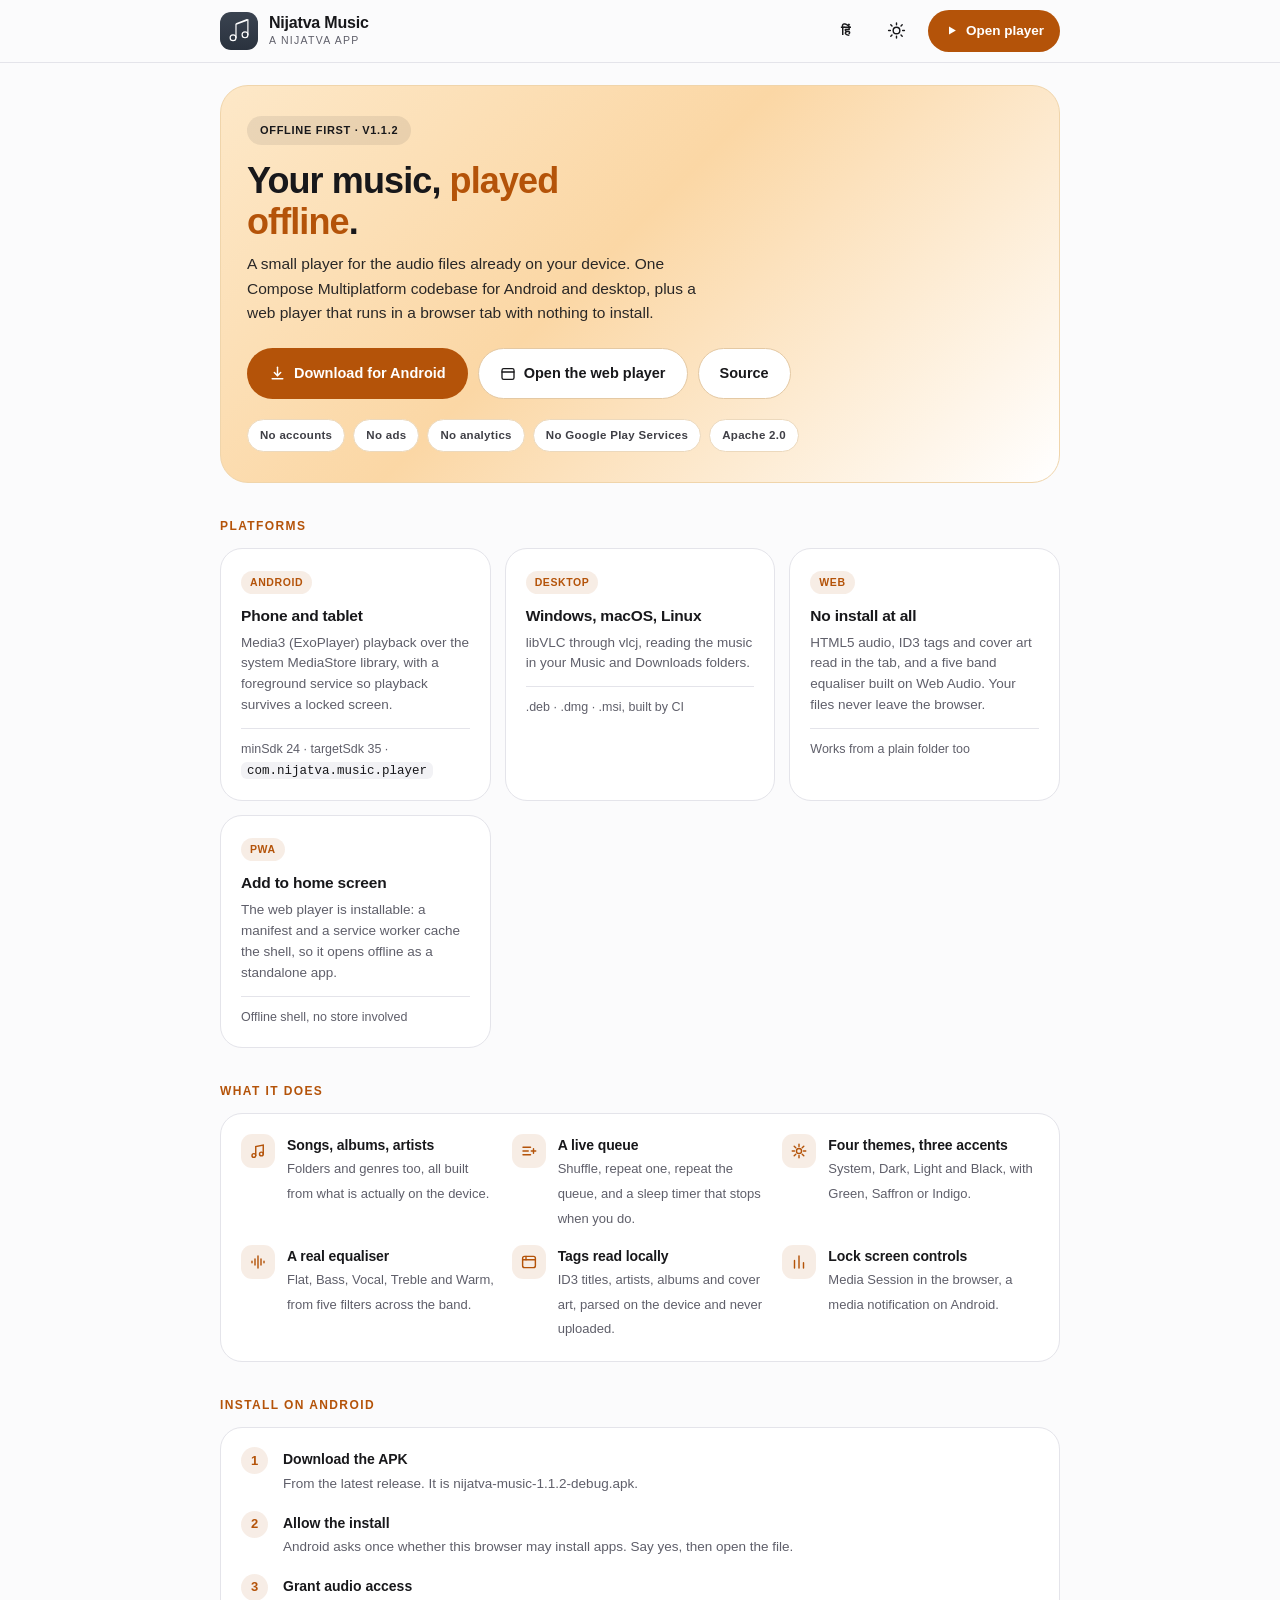
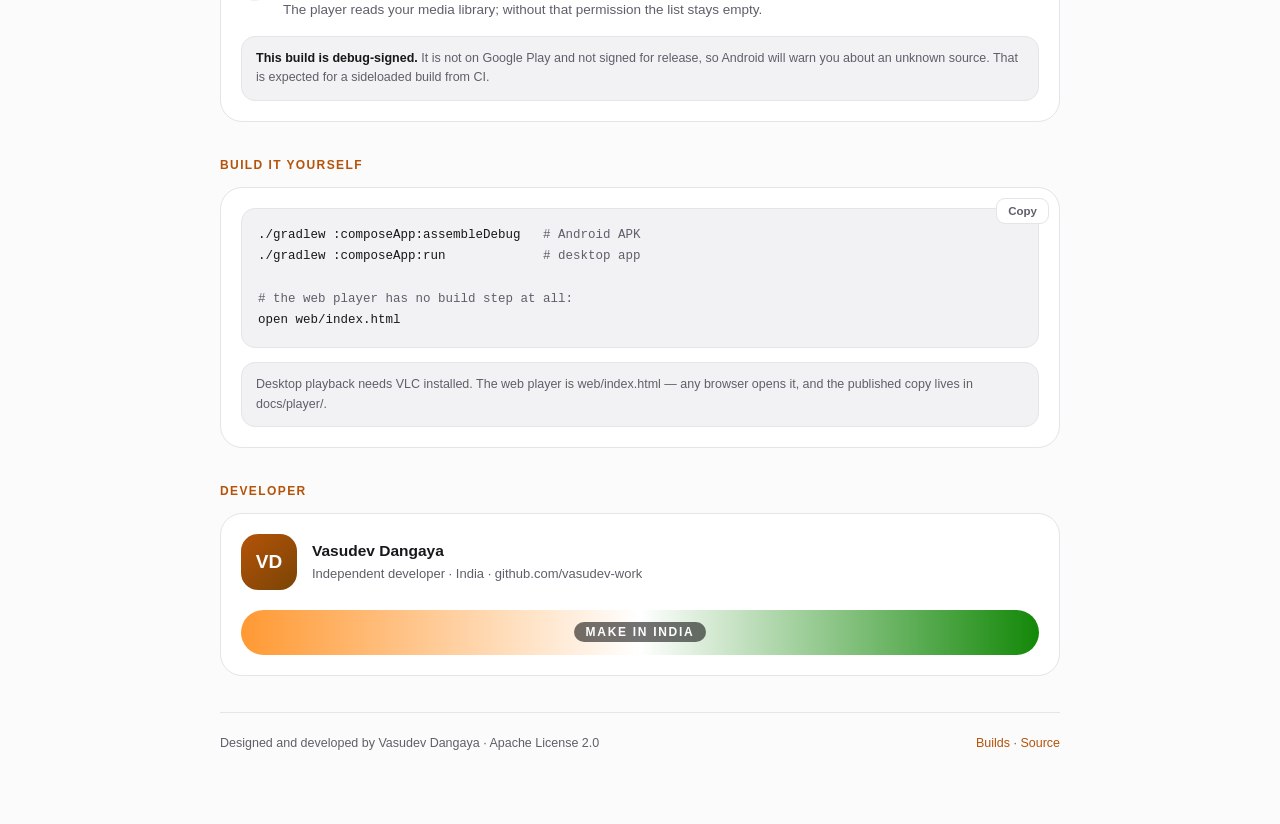
<file: docs/index.html>
<!DOCTYPE html>
<html lang="en" data-theme="dark">
<head>
<meta charset="utf-8">
<meta name="viewport" content="width=device-width, initial-scale=1, viewport-fit=cover">
<title>Nijatva Music - offline player for Android, desktop and the browser</title>
<meta name="description" content="A small offline music player for the files already on your device. Android, Windows, macOS, Linux and a web player that needs no install. No accounts, no ads, no analytics, no Google Play Services.">
<meta name="theme-color" content="#0b0b0d">
<link rel="icon" href="music.svg" type="image/svg+xml">
<meta property="og:type" content="website">
<meta property="og:title" content="Nijatva Music - your music, played offline">
<meta property="og:description" content="Android, desktop and a browser player that needs no install. No accounts, no ads, no analytics.">
<style>
  :root{
    --accent:#f59e0b; --accent-ink:#1a1204; --accent-soft:rgba(245,158,11,.14);
    --bg:#0b0b0d; --surf:#141417; --surf2:#1c1c21; --line:#2a2a31;
    --fg:#f4f4f5; --mut:#a1a1aa; --radius:22px;
    --ease:cubic-bezier(.2,.8,.2,1);
  }
  html[data-theme="light"]{
    --accent:#b45309; --accent-ink:#fff; --accent-soft:rgba(180,83,9,.10);
    --bg:#fbfbfc; --surf:#fff; --surf2:#f2f2f5; --line:#e4e4ea;
    --fg:#18181b; --mut:#5f5f6a;
  }
  *{box-sizing:border-box;-webkit-tap-highlight-color:transparent}
  html{scroll-behavior:smooth}
  body{
    margin:0;background:var(--bg);color:var(--fg);
    font:15.5px/1.6 -apple-system,BlinkMacSystemFont,"Segoe UI",Roboto,"Noto Sans",Arial,sans-serif;
    -webkit-text-size-adjust:100%;
  }
  a{color:var(--accent);text-decoration:none}
  .wrap{max-width:880px;margin:0 auto;padding:0 20px 72px}
  .skip{position:absolute;left:-9999px}
  .skip:focus{left:12px;top:12px;z-index:100;background:var(--accent);color:var(--accent-ink);
              padding:10px 16px;border-radius:999px}

  /* ---------- header ---------- */
  .hdr{position:sticky;top:0;z-index:30;background:color-mix(in srgb,var(--bg) 88%,transparent);
       backdrop-filter:blur(12px);border-bottom:1px solid var(--line)}
  .hdr-in{max-width:880px;margin:0 auto;padding:10px 20px;display:flex;align-items:center;gap:11px}
  .mark{width:38px;height:38px;border-radius:11px;flex:none;display:block;background:var(--surf2)}
  .who{flex:1;min-width:0}
  .who .nm{font-size:16px;font-weight:650;letter-spacing:-.2px;line-height:1.2}
  .who .by{font-size:10.5px;letter-spacing:1.3px;text-transform:uppercase;color:var(--mut)}
  .round{width:40px;height:40px;border-radius:50%;border:0;background:transparent;color:var(--fg);
         display:flex;align-items:center;justify-content:center;cursor:pointer;flex:none;
         font-size:13px;font-weight:700;letter-spacing:.4px;transition:background .16s}
  .round:hover,.round:active{background:var(--surf2)}
  .pill{display:inline-flex;align-items:center;gap:7px;background:var(--accent);color:var(--accent-ink);
        border:0;border-radius:999px;padding:10px 16px;font-size:13.5px;font-weight:650;
        white-space:nowrap;transition:transform .16s var(--ease)}
  .pill:active{transform:scale(.96)}

  /* ---------- hero ---------- */
  .hero{margin:22px 0 26px;border-radius:28px;padding:30px 26px;position:relative;overflow:hidden;
        background:linear-gradient(135deg,#3b1d05 0%,#5c2c06 45%,#1c1c21 100%);
        border:1px solid var(--line);color:#fff}
  html[data-theme="light"] .hero{background:linear-gradient(135deg,#fde8c8 0%,#fbd7a5 45%,#fff 100%);color:#18181b;
        border-color:#f0d5ab}
  .hero .badge{display:inline-flex;align-items:center;gap:7px;font-size:11px;font-weight:750;
        letter-spacing:.7px;text-transform:uppercase;border-radius:999px;padding:6px 13px;
        background:rgba(255,255,255,.14);color:#fff}
  html[data-theme="light"] .hero .badge{background:rgba(24,24,27,.08);color:#18181b}
  .hero h1{margin:16px 0 10px;font-size:36px;line-height:1.12;letter-spacing:-.9px;max-width:20ch}
  .hero h1 em{font-style:normal;color:var(--accent)}
  .hero p{margin:0 0 22px;font-size:15.5px;line-height:1.6;max-width:54ch;opacity:.92}
  .cta{display:flex;gap:10px;flex-wrap:wrap}
  .btn{display:inline-flex;align-items:center;gap:8px;border-radius:999px;padding:13px 21px;
       font-size:14.5px;font-weight:650;border:1px solid transparent;transition:transform .16s var(--ease)}
  .btn:active{transform:scale(.97)}
  .btn.primary{background:var(--accent);color:var(--accent-ink)}
  .btn.ghost{background:rgba(255,255,255,.10);color:#fff;border-color:rgba(255,255,255,.22)}
  html[data-theme="light"] .btn.ghost{background:#fff;color:#18181b;border-color:#e4c9a4}
  .chips{display:flex;gap:8px;flex-wrap:wrap;margin-top:20px}
  .chip{font-size:11.5px;font-weight:600;letter-spacing:.3px;border-radius:999px;padding:6px 12px;
        background:rgba(255,255,255,.10);color:#fff;border:1px solid rgba(255,255,255,.16)}
  html[data-theme="light"] .chip{background:#fff;color:#3f3f46;border-color:#ecd9bd}

  /* ---------- sections ---------- */
  h2.sec{font-size:12px;letter-spacing:1.4px;text-transform:uppercase;color:var(--accent);
         margin:34px 0 12px;font-weight:750}
  .card{background:var(--surf);border:1px solid var(--line);border-radius:var(--radius);padding:20px}
  .grid{display:grid;gap:14px;grid-template-columns:repeat(auto-fit,minmax(240px,1fr))}
  .plat h3{margin:0 0 4px;font-size:15.5px;letter-spacing:-.2px}
  .plat .tag{display:inline-block;font-size:10.5px;font-weight:700;letter-spacing:.6px;text-transform:uppercase;
             color:var(--accent);background:var(--accent-soft);border-radius:999px;padding:3px 9px;margin-bottom:10px}
  .plat p{margin:0;color:var(--mut);font-size:13.5px;line-height:1.55}
  .plat .kv{margin-top:12px;padding-top:10px;border-top:1px solid var(--line);color:var(--mut);font-size:12.5px}
  code,.mono{font-family:ui-monospace,SFMono-Regular,Menlo,monospace;font-size:12.5px}
  code{background:var(--surf2);padding:1.5px 6px;border-radius:6px;color:var(--fg)}

  .feat{display:grid;gap:14px;grid-template-columns:repeat(auto-fit,minmax(250px,1fr))}
  .feat .it{display:flex;gap:12px;align-items:flex-start}
  .feat .ic{width:34px;height:34px;border-radius:11px;flex:none;display:grid;place-items:center;
            background:var(--accent-soft);color:var(--accent)}
  .feat .ic svg{width:18px;height:18px}
  .feat b{display:block;font-size:14px;font-weight:650;letter-spacing:-.1px}
  .feat span{color:var(--mut);font-size:13px;line-height:1.5}

  ol.steps{margin:0;padding:0;list-style:none;counter-reset:s}
  ol.steps li{position:relative;padding:0 0 16px 42px;counter-increment:s}
  ol.steps li:last-child{padding-bottom:0}
  ol.steps li::before{content:counter(s);position:absolute;left:0;top:-1px;width:27px;height:27px;
    border-radius:50%;background:var(--accent-soft);color:var(--accent);font-size:13px;font-weight:750;
    display:grid;place-items:center}
  ol.steps b{display:block;font-size:14px}
  ol.steps span{color:var(--mut);font-size:13.5px}

  .note{margin-top:14px;padding:12px 14px;border-radius:14px;font-size:12.5px;line-height:1.55;
        background:var(--surf2);color:var(--mut);border:1px solid var(--line)}
  .note b{color:var(--fg)}

  .codebox{position:relative}
  pre{margin:0;background:var(--surf2);border:1px solid var(--line);border-radius:14px;
      padding:16px 16px;overflow-x:auto;font-size:12.5px;line-height:1.7;color:var(--fg)}
  pre .c{color:var(--mut)}
  .copybtn{position:absolute;top:10px;right:10px;background:var(--surf);color:var(--mut);
           border:1px solid var(--line);border-radius:9px;padding:6px 11px;font-size:11.5px;
           font-weight:650;cursor:pointer;font-family:inherit}
  .copybtn:hover{color:var(--fg)}

  .dev{display:flex;gap:15px;align-items:center;flex-wrap:wrap}
  .av{width:56px;height:56px;border-radius:17px;flex:none;display:grid;place-items:center;
      background:linear-gradient(140deg,var(--accent),#7a4405);color:#fff;font-weight:750;font-size:19px}
  .dev .d1{font-size:15.5px;font-weight:650}
  .dev .d2{color:var(--mut);font-size:13px}
  .india{margin-top:20px;text-align:center;color:#fff;font-weight:750;font-size:12px;
         letter-spacing:1.7px;padding:13px;border-radius:999px;
         background:linear-gradient(90deg,#ff9933,#ffffff 50%,#138808)}
  .india span{background:rgba(0,0,0,.55);padding:3px 12px;border-radius:999px}

  footer{margin-top:36px;padding-top:20px;border-top:1px solid var(--line);
         color:var(--mut);font-size:12.5px;display:flex;gap:8px 18px;flex-wrap:wrap;
         justify-content:space-between}
  :focus-visible{outline:2.5px solid var(--accent);outline-offset:2px;border-radius:8px}
  @media (max-width:520px){
    .hero{padding:24px 20px;border-radius:24px}
    .hero h1{font-size:29px}
    .who .by{display:none}
    .hdr .pill span{display:none}
  }
  @media (prefers-reduced-motion:reduce){*{animation:none!important;transition:none!important}
    html{scroll-behavior:auto}}
</style>
</head>
<body>
<a class="skip" href="#main" data-i18n="skip">Skip to content</a>

<div class="hdr">
  <div class="hdr-in">
    <img class="mark" src="music.svg" alt="">
    <div class="who">
      <div class="nm">Nijatva Music</div>
      <div class="by" data-i18n="byline">a Nijatva app</div>
    </div>
    <button class="round" id="lang" aria-label="Language" title="Language">हिं</button>
    <button class="round" id="theme" aria-label="Theme" title="Theme">
      <svg width="19" height="19" viewBox="0 0 24 24" fill="none" stroke="currentColor" stroke-width="1.8"
           stroke-linecap="round" aria-hidden="true"><circle cx="12" cy="12" r="4.2"/>
        <path d="M12 2.6v2.2M12 19.2v2.2M4.2 12H2M22 12h-2.2M6.3 6.3 4.8 4.8M19.2 19.2l-1.5-1.5M17.7 6.3l1.5-1.5M4.8 19.2l1.5-1.5"/></svg>
    </button>
    <a class="pill" href="player/">
      <svg width="15" height="15" viewBox="0 0 24 24" fill="currentColor" aria-hidden="true">
        <path d="M8 5.5v13l11-6.5z"/></svg><span data-i18n="openPlayer">Open player</span>
    </a>
  </div>
</div>

<main class="wrap" id="main">

  <section class="hero">
    <span class="badge" data-i18n="badge">Offline first · v1.1.2</span>
    <h1><span data-i18n="h1a">Your music,</span> <em data-i18n="h1b">played offline</em>.</h1>
    <p data-i18n="lead">A small player for the audio files already on your device. One Compose
      Multiplatform codebase for Android and desktop, plus a web player that runs in a browser tab
      with nothing to install.</p>
    <div class="cta">
      <a class="btn primary" id="apk" href="https://github.com/vasudev-work/nijatva-music-player/releases/latest">
        <svg width="17" height="17" viewBox="0 0 24 24" fill="none" stroke="currentColor" stroke-width="2"
             stroke-linecap="round" stroke-linejoin="round" aria-hidden="true">
          <path d="M12 3v12"/><path d="M7.5 10.5 12 15l4.5-4.5"/><path d="M4.5 19.5h15"/></svg>
        <span data-i18n="getApk">Download for Android</span>
      </a>
      <a class="btn ghost" href="player/">
        <svg width="16" height="16" viewBox="0 0 24 24" fill="none" stroke="currentColor" stroke-width="2"
             stroke-linecap="round" aria-hidden="true"><rect x="3" y="4" width="18" height="16" rx="2.5"/>
          <path d="M3 9h18"/></svg>
        <span data-i18n="openWeb">Open the web player</span>
      </a>
      <a class="btn ghost" href="https://github.com/vasudev-work/nijatva-music-player">
        <span data-i18n="source">Source</span>
      </a>
    </div>
    <div class="chips">
      <span class="chip" data-i18n="c1">No accounts</span>
      <span class="chip" data-i18n="c2">No ads</span>
      <span class="chip" data-i18n="c3">No analytics</span>
      <span class="chip" data-i18n="c4">No Google Play Services</span>
      <span class="chip">Apache 2.0</span>
    </div>
  </section>

  <h2 class="sec" data-i18n="secPlatforms">Platforms</h2>
  <div class="grid">
    <div class="card plat">
      <span class="tag">Android</span>
      <h3 data-i18n="p1h">Phone and tablet</h3>
      <p data-i18n="p1p">Media3 (ExoPlayer) playback over the system MediaStore library, with a
        foreground service so playback survives a locked screen.</p>
      <div class="kv">minSdk 24 · targetSdk 35 · <code>com.nijatva.music.player</code></div>
    </div>
    <div class="card plat">
      <span class="tag">Desktop</span>
      <h3 data-i18n="p2h">Windows, macOS, Linux</h3>
      <p data-i18n="p2p">libVLC through vlcj, reading the music in your Music and Downloads folders.</p>
      <div class="kv">.deb · .dmg · .msi, built by CI</div>
    </div>
    <div class="card plat">
      <span class="tag">Web</span>
      <h3 data-i18n="p3h">No install at all</h3>
      <p data-i18n="p3p">HTML5 audio, ID3 tags and cover art read in the tab, and a five band
        equaliser built on Web Audio. Your files never leave the browser.</p>
      <div class="kv" data-i18n="p3kv">Works from a plain folder too</div>
    </div>
    <div class="card plat">
      <span class="tag">PWA</span>
      <h3 data-i18n="p4h">Add to home screen</h3>
      <p data-i18n="p4p">The web player is installable: a manifest and a service worker cache the
        shell, so it opens offline as a standalone app.</p>
      <div class="kv" data-i18n="p4kv">Offline shell, no store involved</div>
    </div>
  </div>

  <h2 class="sec" data-i18n="secDoes">What it does</h2>
  <div class="card">
    <div class="feat">
      <div class="it"><span class="ic"><svg viewBox="0 0 24 24" fill="none" stroke="currentColor" stroke-width="1.9" stroke-linecap="round"><path d="M9 18V6l10-2v12"/><circle cx="6.5" cy="18" r="2.5"/><circle cx="16.5" cy="16" r="2.5"/></svg></span>
        <div><b data-i18n="f1t">Songs, albums, artists</b><span data-i18n="f1s">Folders and genres too, all built from what is actually on the device.</span></div></div>
      <div class="it"><span class="ic"><svg viewBox="0 0 24 24" fill="none" stroke="currentColor" stroke-width="1.9" stroke-linecap="round"><path d="M4 7h10M4 12h7M4 17h10"/><path d="M18 9v6M15 12h6"/></svg></span>
        <div><b data-i18n="f2t">A live queue</b><span data-i18n="f2s">Shuffle, repeat one, repeat the queue, and a sleep timer that stops when you do.</span></div></div>
      <div class="it"><span class="ic"><svg viewBox="0 0 24 24" fill="none" stroke="currentColor" stroke-width="1.9" stroke-linecap="round"><path d="M12 3v3M12 18v3M3 12h3M18 12h3M5.6 5.6l2.1 2.1M16.3 16.3l2.1 2.1M18.4 5.6l-2.1 2.1M7.7 16.3l-2.1 2.1"/><circle cx="12" cy="12" r="3.4"/></svg></span>
        <div><b data-i18n="f3t">Four themes, three accents</b><span data-i18n="f3s">System, Dark, Light and Black, with Green, Saffron or Indigo.</span></div></div>
      <div class="it"><span class="ic"><svg viewBox="0 0 24 24" fill="none" stroke="currentColor" stroke-width="1.9" stroke-linecap="round"><path d="M12 4v16M8 8v8M16 8v8M4 11v2M20 11v2"/></svg></span>
        <div><b data-i18n="f4t">A real equaliser</b><span data-i18n="f4s">Flat, Bass, Vocal, Treble and Warm, from five filters across the band.</span></div></div>
      <div class="it"><span class="ic"><svg viewBox="0 0 24 24" fill="none" stroke="currentColor" stroke-width="1.9" stroke-linecap="round"><rect x="3.5" y="4.5" width="17" height="15" rx="2.5"/><path d="M3.5 9h17"/><path d="M8 4.5v4.5"/></svg></span>
        <div><b data-i18n="f5t">Tags read locally</b><span data-i18n="f5s">ID3 titles, artists, albums and cover art, parsed on the device and never uploaded.</span></div></div>
      <div class="it"><span class="ic"><svg viewBox="0 0 24 24" fill="none" stroke="currentColor" stroke-width="1.9" stroke-linecap="round"><path d="M6 20V10M12 20V4M18 20v-7"/></svg></span>
        <div><b data-i18n="f6t">Lock screen controls</b><span data-i18n="f6s">Media Session in the browser, a media notification on Android.</span></div></div>
    </div>
  </div>

  <h2 class="sec" data-i18n="secInstall">Install on Android</h2>
  <div class="card">
    <ol class="steps">
      <li><b data-i18n="s1t">Download the APK</b><span data-i18n="s1s">From the latest release. It is <code>nijatva-music-1.1.2-debug.apk</code>.</span></li>
      <li><b data-i18n="s2t">Allow the install</b><span data-i18n="s2s">Android asks once whether this browser may install apps. Say yes, then open the file.</span></li>
      <li><b data-i18n="s3t">Grant audio access</b><span data-i18n="s3s">The player reads your media library; without that permission the list stays empty.</span></li>
    </ol>
    <div class="note"><b data-i18n="noteT">This build is debug-signed.</b>
      <span data-i18n="noteB">It is not on Google Play and not signed for release, so Android will warn
      you about an unknown source. That is expected for a sideloaded build from CI.</span></div>
  </div>

  <h2 class="sec" data-i18n="secBuild">Build it yourself</h2>
  <div class="card codebox">
    <button class="copybtn" id="copybuild" data-i18n="copy">Copy</button>
    <pre id="buildcode">./gradlew :composeApp:assembleDebug   <span class="c"># Android APK</span>
./gradlew :composeApp:run             <span class="c"># desktop app</span>

<span class="c"># the web player has no build step at all:</span>
open web/index.html</pre>
    <div class="note" data-i18n="buildNote">Desktop playback needs VLC installed. The web player is
      <code>web/index.html</code> — any browser opens it, and the published copy lives in
      <code>docs/player/</code>.</div>
  </div>

  <h2 class="sec" data-i18n="secDev">Developer</h2>
  <div class="card">
    <div class="dev">
      <div class="av">VD</div>
      <div>
        <div class="d1">Vasudev Dangaya</div>
        <div class="d2" data-i18n="devSub">Independent developer · India ·
          <a href="https://github.com/vasudev-work">github.com/vasudev-work</a></div>
      </div>
    </div>
    <div class="india"><span>MAKE IN INDIA</span></div>
  </div>

  <footer>
    <span data-i18n="footL">Designed and developed by Vasudev Dangaya · Apache License 2.0</span>
    <span><a href="https://github.com/vasudev-work/nijatva-music-player/actions" data-i18n="footBuilds">Builds</a>
      · <a href="https://github.com/vasudev-work/nijatva-music-player" data-i18n="footSource">Source</a></span>
  </footer>
</main>

<script>
(function () {
  'use strict';

  var LANG = 'en';
  var T = {
    en: {
      skip: 'Skip to content', byline: 'a Nijatva app', openPlayer: 'Open player',
      badge: 'Offline first · v1.1.2',
      h1a: 'Your music,', h1b: 'played offline',
      lead: 'A small player for the audio files already on your device. One Compose Multiplatform codebase for Android and desktop, plus a web player that runs in a browser tab with nothing to install.',
      getApk: 'Download for Android', openWeb: 'Open the web player', source: 'Source',
      c1: 'No accounts', c2: 'No ads', c3: 'No analytics', c4: 'No Google Play Services',
      secPlatforms: 'Platforms', secDoes: 'What it does', secInstall: 'Install on Android',
      secBuild: 'Build it yourself', secDev: 'Developer',
      p1h: 'Phone and tablet',
      p1p: 'Media3 (ExoPlayer) playback over the system MediaStore library, with a foreground service so playback survives a locked screen.',
      p2h: 'Windows, macOS, Linux',
      p2p: 'libVLC through vlcj, reading the music in your Music and Downloads folders.',
      p3h: 'No install at all',
      p3p: 'HTML5 audio, ID3 tags and cover art read in the tab, and a five band equaliser built on Web Audio. Your files never leave the browser.',
      p3kv: 'Works from a plain folder too',
      p4h: 'Add to home screen',
      p4p: 'The web player is installable: a manifest and a service worker cache the shell, so it opens offline as a standalone app.',
      p4kv: 'Offline shell, no store involved',
      f1t: 'Songs, albums, artists', f1s: 'Folders and genres too, all built from what is actually on the device.',
      f2t: 'A live queue', f2s: 'Shuffle, repeat one, repeat the queue, and a sleep timer that stops when you do.',
      f3t: 'Four themes, three accents', f3s: 'System, Dark, Light and Black, with Green, Saffron or Indigo.',
      f4t: 'A real equaliser', f4s: 'Flat, Bass, Vocal, Treble and Warm, from five filters across the band.',
      f5t: 'Tags read locally', f5s: 'ID3 titles, artists, albums and cover art, parsed on the device and never uploaded.',
      f6t: 'Lock screen controls', f6s: 'Media Session in the browser, a media notification on Android.',
      s1t: 'Download the APK', s1s: 'From the latest release. It is nijatva-music-1.1.2-debug.apk.',
      s2t: 'Allow the install', s2s: 'Android asks once whether this browser may install apps. Say yes, then open the file.',
      s3t: 'Grant audio access', s3s: 'The player reads your media library; without that permission the list stays empty.',
      noteT: 'This build is debug-signed.',
      noteB: 'It is not on Google Play and not signed for release, so Android will warn you about an unknown source. That is expected for a sideloaded build from CI.',
      copy: 'Copy', copied: 'Copied',
      buildNote: 'Desktop playback needs VLC installed. The web player is web/index.html — any browser opens it, and the published copy lives in docs/player/.',
      devSub: 'Independent developer · India · github.com/vasudev-work',
      footL: 'Designed and developed by Vasudev Dangaya · Apache License 2.0',
      footBuilds: 'Builds', footSource: 'Source',
      language: 'Language', theme: 'Theme'
    },
    hi: {
      skip: 'सामग्री पर जाएँ', byline: 'एक निजत्व ऐप', openPlayer: 'प्लेयर खोलें',
      badge: 'ऑफ़लाइन पहले · v1.1.2',
      h1a: 'आपका संगीत,', h1b: 'बिना इंटरनेट चले',
      lead: 'आपके डिवाइस में पहले से मौजूद ऑडियो फ़ाइलों के लिए एक छोटा प्लेयर। Android और desktop के लिए एक ही Compose Multiplatform कोडबेस, और साथ में ब्राउज़र टैब में चलने वाला वेब प्लेयर — कुछ इंस्टॉल करने की ज़रूरत नहीं।',
      getApk: 'Android के लिए डाउनलोड', openWeb: 'वेब प्लेयर खोलें', source: 'सोर्स',
      c1: 'कोई खाता नहीं', c2: 'कोई विज्ञापन नहीं', c3: 'कोई एनालिटिक्स नहीं', c4: 'Google Play Services नहीं',
      secPlatforms: 'प्लेटफ़ॉर्म', secDoes: 'यह क्या करता है', secInstall: 'Android पर इंस्टॉल',
      secBuild: 'खुद बनाएँ', secDev: 'डेवलपर',
      p1h: 'फ़ोन और टैबलेट',
      p1p: 'सिस्टम MediaStore लाइब्रेरी पर Media3 (ExoPlayer) से प्लेबैक, और foreground service, ताकि स्क्रीन बंद होने पर भी संगीत चलता रहे।',
      p2h: 'Windows, macOS, Linux',
      p2p: 'vlcj के ज़रिए libVLC, आपके Music और Downloads फ़ोल्डर से संगीत पढ़ता है।',
      p3h: 'इंस्टॉल की ज़रूरत नहीं',
      p3p: 'HTML5 ऑडियो, टैब में ही पढ़े जाने वाले ID3 टैग और कवर आर्ट, और Web Audio पर बना पाँच-बैंड इक्वलाइज़र। आपकी फ़ाइलें ब्राउज़र से बाहर नहीं जातीं।',
      p3kv: 'सीधे फ़ोल्डर से भी चलता है',
      p4h: 'होम स्क्रीन पर जोड़ें',
      p4p: 'वेब प्लेयर इंस्टॉल हो सकता है: manifest और service worker शेल को कैश करते हैं, इसलिए यह ऑफ़लाइन एक अलग ऐप की तरह खुलता है।',
      p4kv: 'ऑफ़लाइन शेल, कोई स्टोर नहीं',
      f1t: 'गाने, एल्बम, कलाकार', f1s: 'फ़ोल्डर और विधाएँ भी — सब कुछ डिवाइस में जो असल में है उसी से।',
      f2t: 'लाइव क्यू', f2s: 'शफ़ल, एक गाना दोहराएँ, पूरी क्यू दोहराएँ, और स्लीप टाइमर।',
      f3t: 'चार थीम, तीन रंग', f3s: 'System, Dark, Light और Black, साथ में Green, Saffron या Indigo।',
      f4t: 'असली इक्वलाइज़र', f4s: 'Flat, Bass, Vocal, Treble और Warm, पूरे बैंड पर पाँच फ़िल्टर से।',
      f5t: 'टैग डिवाइस पर ही', f5s: 'ID3 शीर्षक, कलाकार, एल्बम और कवर आर्ट डिवाइस पर पढ़े जाते हैं, कहीं अपलोड नहीं होते।',
      f6t: 'लॉक स्क्रीन कंट्रोल', f6s: 'ब्राउज़र में Media Session, Android पर मीडिया नोटिफ़िकेशन।',
      s1t: 'APK डाउनलोड करें', s1s: 'नवीनतम रिलीज़ से। फ़ाइल का नाम nijatva-music-1.1.2-debug.apk है।',
      s2t: 'इंस्टॉल की अनुमति दें', s2s: 'Android एक बार पूछता है कि यह ब्राउज़र ऐप इंस्टॉल कर सकता है या नहीं। हाँ कहें, फिर फ़ाइल खोलें।',
      s3t: 'ऑडियो की अनुमति दें', s3s: 'प्लेयर आपकी मीडिया लाइब्रेरी पढ़ता है; इस अनुमति के बिना सूची खाली रहेगी।',
      noteT: 'यह बिल्ड debug-signed है।',
      noteB: 'यह Google Play पर नहीं है और release के लिए signed नहीं है, इसलिए Android अज्ञात स्रोत की चेतावनी देगा। CI से साइडलोड किए बिल्ड के लिए यह सामान्य है।',
      copy: 'कॉपी', copied: 'कॉपी हुआ',
      buildNote: 'desktop प्लेबैक के लिए VLC इंस्टॉल होना चाहिए। वेब प्लेयर web/index.html है — कोई भी ब्राउज़र इसे खोल लेता है, और प्रकाशित प्रति docs/player/ में रहती है।',
      devSub: 'स्वतंत्र डेवलपर · भारत · github.com/vasudev-work',
      footL: 'डिज़ाइन और विकास: Vasudev Dangaya · Apache License 2.0',
      footBuilds: 'बिल्ड्स', footSource: 'सोर्स',
      language: 'भाषा', theme: 'थीम'
    }
  };
  function t(k) { return (T[LANG] && T[LANG][k]) || T.en[k] || k; }

  var root = document.documentElement;
  var langBtn = document.getElementById('lang');
  var themeBtn = document.getElementById('theme');

  function paintLang() {
    Array.prototype.forEach.call(document.querySelectorAll('[data-i18n]'), function (el) {
      var k = el.getAttribute('data-i18n');
      // these three carry markup, so they are set as HTML from the same strings
      if (k === 's1s' || k === 'buildNote' || k === 'devSub') { el.innerHTML = t(k); return; }
      el.textContent = t(k);
    });
    langBtn.textContent = LANG === 'en' ? 'हिं' : 'EN';
    langBtn.setAttribute('aria-label', t('language'));
    langBtn.setAttribute('title', t('language'));
    root.setAttribute('lang', LANG === 'hi' ? 'hi' : 'en');
  }

  function paintTheme() {
    root.setAttribute('data-theme', root.getAttribute('data-theme') === 'light' ? 'light' : 'dark');
    themeBtn.setAttribute('aria-label', t('theme'));
    themeBtn.setAttribute('title', t('theme'));
  }

  try {
    var savedLang = localStorage.getItem('nijatva.music.lang');
    if (savedLang && T[savedLang]) LANG = savedLang;
    var savedTheme = localStorage.getItem('nijatva.music.theme');
    if (savedTheme === 'light' || savedTheme === 'dark') root.setAttribute('data-theme', savedTheme);
    else if (window.matchMedia && window.matchMedia('(prefers-color-scheme: light)').matches) {
      root.setAttribute('data-theme', 'light');
    }
  } catch (e) { }

  langBtn.addEventListener('click', function () {
    LANG = LANG === 'en' ? 'hi' : 'en';
    try { localStorage.setItem('nijatva.music.lang', LANG); } catch (e) { }
    paintLang();
  });

  themeBtn.addEventListener('click', function () {
    root.setAttribute('data-theme', root.getAttribute('data-theme') === 'light' ? 'dark' : 'light');
    try { localStorage.setItem('nijatva.music.theme', root.getAttribute('data-theme')); } catch (e) { }
  });

  var cb = document.getElementById('copybuild');
  cb.addEventListener('click', function () {
    var text = document.getElementById('buildcode').innerText;
    function done(ok) {
      var old = t('copy');
      cb.textContent = ok ? t('copied') : old;
      setTimeout(function () { cb.textContent = old; }, 1400);
    }
    try {
      if (navigator.clipboard) navigator.clipboard.writeText(text).then(function () { done(true); },
                                                                        function () { done(false); });
      else {
        var ta = document.createElement('textarea');
        ta.value = text; document.body.appendChild(ta); ta.select();
        document.execCommand('copy'); document.body.removeChild(ta); done(true);
      }
    } catch (e) { done(false); }
  });

  paintTheme();
  paintLang();
})();
</script>
</body>
</html>
</file>
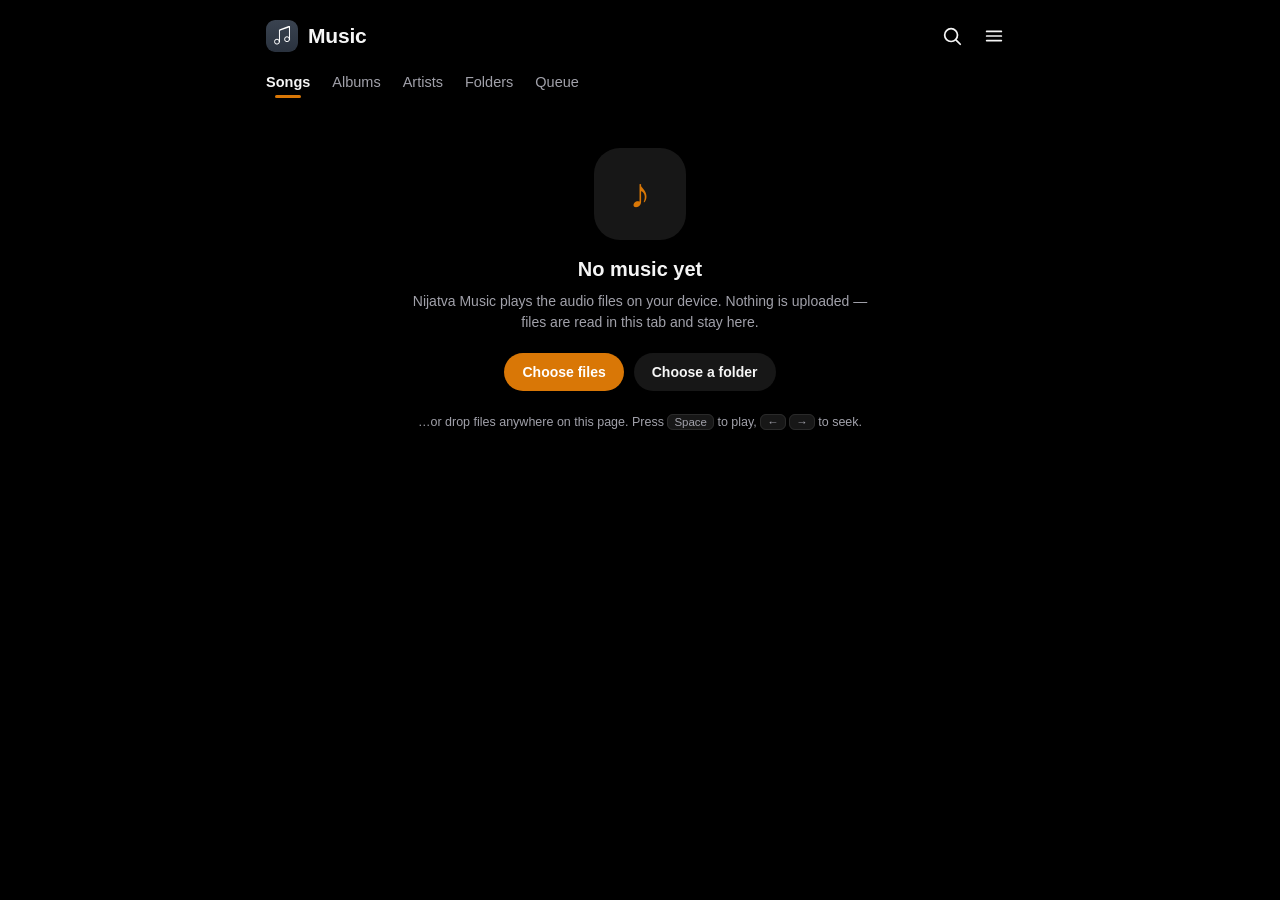
<file: web/index.html>
<!DOCTYPE html>
<html lang="en" data-theme="black" data-accent="saffron">
<head>
<meta charset="utf-8">
<meta name="viewport" content="width=device-width, initial-scale=1, viewport-fit=cover">
<meta name="theme-color" content="#000000">
<title>Nijatva Music — offline player</title>
<link rel="icon" href="music.svg" type="image/svg+xml">
<link rel="manifest" href="manifest.webmanifest">
<link rel="apple-touch-icon" href="icon-192.png">
<meta name="apple-mobile-web-app-capable" content="yes">
<meta name="apple-mobile-web-app-title" content="Music">
<meta name="apple-mobile-web-app-status-bar-style" content="black-translucent">
<meta name="description" content="Offline music player for the audio files on your device. No accounts, no ads, no analytics.">
<link rel="stylesheet" href="styles.css">
</head>
<body>

<header class="topbar">
  <a class="brand" href="#" aria-label="Nijatva Music">
    <img class="brand-mark" src="music.svg" alt="">
    <span class="brand-name">Music</span>
  </a>
  <div class="topbar-actions">
    <button class="chip install-chip" id="installBtn" hidden title="Install as an app">Install</button>
    <button class="icon-btn" id="searchBtn" aria-label="Search" title="Search (/)">
      <svg viewBox="0 0 24 24"><circle cx="11" cy="11" r="7"/><path d="m16.5 16.5 4.5 4.5"/></svg>
    </button>
    <button class="icon-btn" id="menuBtn" aria-label="Menu" title="Menu">
      <svg viewBox="0 0 24 24"><path d="M4 7h16M4 12h16M4 17h16"/></svg>
    </button>
  </div>
</header>

<div class="searchbar" id="searchbar" hidden>
  <input id="search" type="search" placeholder="Songs, artists, albums" autocomplete="off" spellcheck="false">
  <button class="icon-btn" id="searchClose" aria-label="Close search">
    <svg viewBox="0 0 24 24"><path d="M6 6l12 12M18 6 6 18"/></svg>
  </button>
</div>

<nav class="tabs" id="tabs" role="tablist">
  <button class="tab is-active" data-view="songs" role="tab">Songs</button>
  <button class="tab" data-view="albums" role="tab">Albums</button>
  <button class="tab" data-view="artists" role="tab">Artists</button>
  <button class="tab" data-view="folders" role="tab">Folders</button>
  <button class="tab" data-view="queue" role="tab">Queue</button>
</nav>

<main id="main" class="main">
  <section class="empty" id="empty">
    <div class="empty-art">♪</div>
    <h1>No music yet</h1>
    <p>Nijatva Music plays the audio files on your device. Nothing is uploaded — files are read in this tab and stay here.</p>
    <div class="empty-actions">
      <button class="btn btn-primary" id="pickFiles">Choose files</button>
      <button class="btn" id="pickFolder">Choose a folder</button>
    </div>
    <p class="hint">…or drop files anywhere on this page. Press <kbd>Space</kbd> to play, <kbd>←</kbd> <kbd>→</kbd> to seek.</p>
  </section>
  <div id="list" class="list" hidden></div>
</main>

<div class="mini" id="mini" hidden>
  <div class="mini-progress"><span id="miniProgress"></span></div>
  <button class="mini-body" id="miniOpen">
    <span class="art art-sm" id="miniArt">♪</span>
    <span class="mini-text">
      <span class="mini-title" id="miniTitle">Nothing playing</span>
      <span class="mini-artist" id="miniArtist">Pick a song to start</span>
    </span>
  </button>
  <button class="icon-btn" id="miniPlay" aria-label="Play">
    <svg viewBox="0 0 24 24" id="miniPlayIcon"><path d="M8 5v14l11-7z"/></svg>
  </button>
  <button class="icon-btn" id="miniNext" aria-label="Next">
    <svg viewBox="0 0 24 24"><path d="M6 5l10 7-10 7z"/><path d="M18 5v14"/></svg>
  </button>
</div>

<section class="player" id="player" hidden aria-label="Now playing">
  <div class="player-head">
    <button class="icon-btn" id="playerClose" aria-label="Back">
      <svg viewBox="0 0 24 24"><path d="M15 5l-7 7 7 7"/></svg>
    </button>
    <span class="player-eyebrow">Now playing</span>
    <button class="icon-btn" id="eqBtn" aria-label="Equalizer" title="Equalizer">
      <svg viewBox="0 0 24 24"><path d="M6 20V10M6 6V4M12 20v-6M12 10V4M18 20v-9M18 7V4"/></svg>
    </button>
  </div>

  <div class="art art-lg" id="playerArt">♪</div>

  <div class="player-meta">
    <h2 id="playerTitle">Nothing playing</h2>
    <p id="playerArtist">—</p>
  </div>

  <input type="range" id="seek" class="seek" min="0" max="1000" value="0" step="1" aria-label="Seek">
  <div class="times"><span id="timeNow">0:00</span><span id="timeTotal">--:--</span></div>

  <div class="transport">
    <button class="icon-btn" id="shuffleBtn" aria-label="Shuffle" title="Shuffle (S)">
      <svg viewBox="0 0 24 24"><path d="M17 3l4 4-4 4"/><path d="M3 7h4l10 10h4"/><path d="M17 21l4-4-4-4"/><path d="M3 17h4l3-3"/></svg>
    </button>
    <button class="icon-btn" id="prevBtn" aria-label="Previous">
      <svg viewBox="0 0 24 24"><path d="M18 5l-10 7 10 7z"/><path d="M6 5v14"/></svg>
    </button>
    <button class="play-btn" id="playBtn" aria-label="Play">
      <svg viewBox="0 0 24 24" id="playIcon"><path d="M8 5v14l11-7z"/></svg>
    </button>
    <button class="icon-btn" id="nextBtn" aria-label="Next">
      <svg viewBox="0 0 24 24"><path d="M6 5l10 7-10 7z"/><path d="M18 5v14"/></svg>
    </button>
    <button class="icon-btn" id="repeatBtn" aria-label="Repeat" title="Repeat (R)">
      <svg viewBox="0 0 24 24"><path d="M17 2l4 4-4 4"/><path d="M3 11V9a4 4 0 0 1 4-4h14"/><path d="M7 22l-4-4 4-4"/><path d="M21 13v2a4 4 0 0 1-4 4H3"/></svg>
    </button>
  </div>

  <div class="volume">
    <svg viewBox="0 0 24 24"><path d="M4 9v6h4l5 4V5L8 9z"/><path d="M17 8a5 5 0 0 1 0 8"/></svg>
    <input type="range" id="volume" min="0" max="100" value="100" aria-label="Volume">
    <button class="chip" id="sleepBtn" title="Sleep timer">Sleep</button>
  </div>
</section>

<div class="menu" id="menu" hidden>
  <button data-action="files">Choose files…</button>
  <button data-action="folder">Choose a folder…</button>
  <button data-action="stream">Play a stream URL…</button>
  <button data-action="shuffle">Shuffle all</button>
  <button data-action="sleep">Sleep timer…</button>
  <button data-action="eq">Equalizer…</button>
  <button data-action="appearance">Appearance…</button>
  <button data-action="install">Install as an app…</button>
</div>

<div class="sheet" id="appearanceSheet" hidden>
  <div class="sheet-card">
    <h3>Appearance</h3>
    <p class="label">Theme</p>
    <div class="pill-row" id="themeRow">
      <button class="pill" data-theme="system">System</button>
      <button class="pill" data-theme="dark">Dark</button>
      <button class="pill" data-theme="light">Light</button>
      <button class="pill" data-theme="black">Black</button>
    </div>
    <p class="label">Accent colour</p>
    <div class="pill-row" id="accentRow">
      <button class="pill" data-accent="green">Green</button>
      <button class="pill" data-accent="saffron">Saffron</button>
      <button class="pill" data-accent="indigo">Indigo</button>
    </div>
    <p class="note">Saved in this browser only. Nothing about your choice leaves this device.</p>
    <button class="btn btn-primary sheet-done" id="appearanceDone">Done</button>
  </div>
</div>

<div class="sheet" id="eqSheet" hidden>
  <div class="sheet-card">
    <h3>Equalizer</h3>
    <p class="label">Preset</p>
    <div class="pill-row" id="eqPresets">
      <button class="pill" data-eq="flat">Flat</button>
      <button class="pill" data-eq="bass">Bass</button>
      <button class="pill" data-eq="vocal">Vocal</button>
      <button class="pill" data-eq="treble">Treble</button>
      <button class="pill" data-eq="warm">Warm</button>
    </div>
    <div class="bands" id="bands"></div>
    <p class="note">Applied live with Web Audio in this tab. No effect is ever written to the file.</p>
    <button class="btn btn-primary sheet-done" id="eqDone">Done</button>
  </div>
</div>

<div class="sheet" id="sleepSheet" hidden>
  <div class="sheet-card">
    <h3>Sleep timer</h3>
    <p class="label">Stop playback after</p>
    <div class="pill-row" id="sleepOptions">
      <button class="pill" data-min="15">15 min</button>
      <button class="pill" data-min="30">30 min</button>
      <button class="pill" data-min="45">45 min</button>
      <button class="pill" data-min="60">60 min</button>
    </div>
    <button class="btn sheet-done" id="sleepOff">Turn off</button>
  </div>
</div>

<input type="file" id="fileInput" accept="audio/*,.mp3,.m4a,.flac,.ogg,.opus,.wav,.aac" multiple hidden>
<input type="file" id="folderInput" webkitdirectory directory multiple hidden>

<audio id="audio" preload="metadata"></audio>
<div class="toast" id="toast" hidden></div>

<script src="app.js"></script>
</body>
</html>
</file>
<file: web/styles.css>
/* Nijatva Music — web player. One page, no build step, no dependencies. */

:root {
  --accent: #d97706;
  --accent-ink: #ffffff;
  --bg: #000000;
  --surface: #0b0b0b;
  --surface-2: #171717;
  --surface-3: #212121;
  --text: #f5f5f5;
  --muted: #a1a1aa;
  --line: #2a2a2a;
  --radius: 16px;
  --shadow: 0 18px 40px rgba(0, 0, 0, .45);
  color-scheme: dark;
}

html[data-accent="green"] { --accent: #10b981; }
html[data-accent="saffron"] { --accent: #d97706; }
html[data-accent="indigo"] { --accent: #4338ca; }

html[data-theme="dark"] {
  --bg: #121212; --surface: #1a1a1a; --surface-2: #262626; --surface-3: #303030;
  --text: #f3f4f6; --muted: #9ca3af; --line: #3a3a3a; color-scheme: dark;
}

html[data-theme="black"] {
  --bg: #000000; --surface: #0b0b0b; --surface-2: #171717; --surface-3: #212121;
  --text: #f5f5f5; --muted: #a1a1aa; --line: #2a2a2a; color-scheme: dark;
}

html[data-theme="light"] {
  --bg: #fdfdfd; --surface: #ffffff; --surface-2: #f1f1f1; --surface-3: #e8e8e8;
  --text: #111111; --muted: #5f6368; --line: #dddddd; color-scheme: light;
}

* { box-sizing: border-box; }

[hidden] { display: none !important; }

html, body { height: 100%; }

body {
  margin: 0;
  background: var(--bg);
  color: var(--text);
  font-family: -apple-system, BlinkMacSystemFont, "Segoe UI", Roboto, "Helvetica Neue", Arial, sans-serif;
  -webkit-font-smoothing: antialiased;
  display: flex;
  flex-direction: column;
  padding-bottom: 76px;
  transition: background .18s ease, color .18s ease;
}

svg { width: 22px; height: 22px; fill: none; stroke: currentColor; stroke-width: 1.9; stroke-linecap: round; stroke-linejoin: round; }
#playIcon path, #miniPlayIcon path { fill: currentColor; stroke: none; }

button { font: inherit; color: inherit; background: none; border: 0; cursor: pointer; }

/* ---------- top bar ---------- */

.topbar {
  display: flex;
  align-items: center;
  gap: 12px;
  padding: 16px 16px 10px;
  position: sticky;
  top: 0;
  background: color-mix(in srgb, var(--bg) 88%, transparent);
  backdrop-filter: blur(12px);
  z-index: 20;
}

.brand { display: flex; align-items: center; gap: 10px; text-decoration: none; color: inherit; flex: 1; }

.brand-mark {
  width: 32px; height: 32px; border-radius: 9px;
  display: block; flex: none;
}

.brand-name { font-size: 21px; font-weight: 650; letter-spacing: -.2px; }

.topbar-actions { display: flex; gap: 2px; }

.icon-btn {
  width: 40px; height: 40px; border-radius: 50%;
  display: grid; place-items: center;
  color: var(--text);
  transition: background .15s ease, color .15s ease;
}
.icon-btn:hover { background: var(--surface-2); }
.icon-btn.is-on { color: var(--accent); }

/* ---------- search ---------- */

.searchbar {
  display: flex; align-items: center; gap: 8px;
  margin: 0 16px 8px; padding: 0 6px 0 14px;
  background: var(--surface-2); border-radius: 999px;
}
.searchbar input {
  flex: 1; height: 44px; border: 0; background: none; color: var(--text);
  font-size: 15px; outline: none;
}
.searchbar input::placeholder { color: var(--muted); }

/* ---------- tabs ---------- */

.tabs {
  display: flex; gap: 22px; overflow-x: auto;
  padding: 4px 16px 10px;
  scrollbar-width: none;
}
.tabs::-webkit-scrollbar { display: none; }

.tab {
  position: relative;
  font-size: 14.5px; color: var(--muted);
  padding: 4px 0 8px; white-space: nowrap;
}
.tab.is-active { color: var(--text); font-weight: 600; }
.tab.is-active::after {
  content: ""; position: absolute; left: 50%; bottom: 0;
  width: 26px; height: 3px; border-radius: 3px;
  background: var(--accent); transform: translateX(-50%);
}

/* ---------- lists ---------- */

.main { flex: 1; padding: 0 0 20px; }

.list { display: flex; flex-direction: column; }

.row {
  display: flex; align-items: center; gap: 12px;
  padding: 8px 16px; text-align: left; width: 100%;
  transition: background .12s ease;
}
.row:hover { background: var(--surface-2); }
.row.is-current .row-title { color: var(--accent); font-weight: 600; }

.row-text { flex: 1; min-width: 0; }
.row-title {
  display: block; font-size: 15px; font-weight: 500;
  white-space: nowrap; overflow: hidden; text-overflow: ellipsis;
}
.row-sub {
  display: block; font-size: 12.5px; color: var(--muted);
  white-space: nowrap; overflow: hidden; text-overflow: ellipsis;
}
.row-time { font-size: 12px; color: var(--muted); font-variant-numeric: tabular-nums; }

.art {
  flex: none; display: grid; place-items: center;
  border-radius: 10px; color: #fff; font-size: 18px; font-weight: 700;
  background: linear-gradient(140deg, var(--accent), color-mix(in srgb, var(--accent) 35%, var(--surface-3)));
  background-size: cover; background-position: center;
}
.art-sm { width: 46px; height: 46px; }
.art-md { width: 54px; height: 54px; border-radius: 12px; }
.art-lg {
  width: min(72vw, 320px); height: min(72vw, 320px);
  margin: 6px auto 18px; border-radius: 22px;
  font-size: 74px;
  box-shadow: var(--shadow);
}
.art-round { border-radius: 50%; }

.grid {
  display: grid; grid-template-columns: repeat(auto-fill, minmax(140px, 1fr));
  gap: 18px 14px; padding: 8px 16px 16px;
}
.card { text-align: left; }
.card .art { width: 100%; aspect-ratio: 1; height: auto; border-radius: 14px; font-size: 34px; }
.card-title {
  display: block; margin-top: 8px; font-size: 13.5px; font-weight: 500;
  white-space: nowrap; overflow: hidden; text-overflow: ellipsis;
}
.card-sub {
  display: block; font-size: 12px; color: var(--muted);
  white-space: nowrap; overflow: hidden; text-overflow: ellipsis;
}

.section-title {
  font-size: 11px; letter-spacing: 1.2px; text-transform: uppercase;
  color: var(--accent); font-weight: 700;
  padding: 18px 16px 6px; margin: 0;
}

.drill-head { display: flex; align-items: center; gap: 6px; padding: 2px 8px 8px; }
.drill-head h2 { font-size: 17px; margin: 0; font-weight: 650; flex: 1; }
.drill-head p { margin: 2px 0 0; font-size: 12.5px; color: var(--muted); }

/* ---------- empty state ---------- */

.empty {
  display: flex; flex-direction: column; align-items: center; justify-content: center;
  text-align: center; padding: 40px 24px; gap: 4px;
}
.empty-art {
  width: 92px; height: 92px; border-radius: 26px; display: grid; place-items: center;
  font-size: 42px; color: var(--accent);
  background: var(--surface-2); margin-bottom: 14px;
}
.empty h1 { font-size: 20px; margin: 0 0 6px; }
.empty p { color: var(--muted); font-size: 14px; max-width: 460px; margin: 0 0 16px; line-height: 1.5; }
.empty-actions { display: flex; gap: 10px; flex-wrap: wrap; justify-content: center; }
.hint { font-size: 12.5px !important; margin-top: 18px !important; }
kbd {
  background: var(--surface-2); border: 1px solid var(--line); border-radius: 6px;
  padding: 1px 6px; font-size: 11.5px; font-family: inherit;
}

.btn {
  padding: 11px 18px; border-radius: 999px; background: var(--surface-2);
  font-size: 14px; font-weight: 550; color: var(--text);
  transition: filter .15s ease, background .15s ease;
}
.btn:hover { filter: brightness(1.15); }
.btn-primary { background: var(--accent); color: var(--accent-ink); }

.chip {
  padding: 7px 13px; border-radius: 999px; background: var(--surface-2);
  font-size: 12.5px; color: var(--muted);
}
.install-chip {
  align-self: center; margin-right: 4px;
  background: var(--accent); color: var(--accent-ink); font-weight: 600;
}
.chip.is-on { background: var(--accent); color: var(--accent-ink); }

/* ---------- mini player ---------- */

.mini {
  position: fixed; left: 0; right: 0; bottom: 0; z-index: 30;
  background: var(--surface-2);
  border-top: 1px solid var(--line);
  padding-bottom: env(safe-area-inset-bottom);
}
.mini-progress { height: 2px; background: var(--line); }
.mini-progress span { display: block; height: 100%; width: 0; background: var(--accent); transition: width .25s linear; }
.mini-body { display: flex; align-items: center; gap: 10px; flex: 1; min-width: 0; padding: 8px 4px 8px 12px; text-align: left; }
.mini { display: flex; align-items: center; }
.mini-text { min-width: 0; display: flex; flex-direction: column; }
.mini-title { font-size: 14px; font-weight: 550; white-space: nowrap; overflow: hidden; text-overflow: ellipsis; }
.mini-artist { font-size: 12px; color: var(--muted); white-space: nowrap; overflow: hidden; text-overflow: ellipsis; }

/* ---------- full player ---------- */

.player {
  position: fixed; inset: 0; z-index: 40;
  background: var(--bg);
  display: flex; flex-direction: column;
  padding: 8px 24px 28px;
  overflow-y: auto;
  animation: rise .22s ease;
}
@keyframes rise { from { transform: translateY(14px); opacity: .6; } to { transform: none; opacity: 1; } }

.player-head { display: flex; align-items: center; gap: 8px; }
.player-eyebrow {
  flex: 1; text-align: center; font-size: 11.5px; letter-spacing: 1.3px;
  text-transform: uppercase; color: var(--muted);
}

.player-meta { margin-bottom: 10px; }
.player-meta h2 { font-size: 21px; margin: 0 0 4px; font-weight: 650; }
.player-meta p { margin: 0; color: var(--muted); font-size: 14px; }

.seek, .volume input { -webkit-appearance: none; appearance: none; width: 100%; height: 4px; border-radius: 4px; background: var(--surface-3); outline: none; }
.seek::-webkit-slider-thumb, .volume input::-webkit-slider-thumb {
  -webkit-appearance: none; width: 14px; height: 14px; border-radius: 50%;
  background: var(--accent); cursor: pointer; border: 0;
}
.seek::-moz-range-thumb, .volume input::-moz-range-thumb {
  width: 14px; height: 14px; border: 0; border-radius: 50%; background: var(--accent);
}
.times { display: flex; justify-content: space-between; font-size: 12px; color: var(--muted); font-variant-numeric: tabular-nums; margin-top: 6px; }

.transport { display: flex; align-items: center; justify-content: space-between; margin: 22px 0 18px; }
.transport .icon-btn { width: 48px; height: 48px; color: var(--muted); }
.transport .icon-btn.is-on { color: var(--accent); }

.play-btn {
  width: 70px; height: 70px; border-radius: 50%;
  background: var(--accent); color: var(--accent-ink);
  display: grid; place-items: center;
  transition: transform .12s ease;
}
.play-btn:active { transform: scale(.96); }
.play-btn svg { width: 32px; height: 32px; }

.volume { display: flex; align-items: center; gap: 12px; color: var(--muted); }
.volume svg { width: 20px; height: 20px; }
.volume input { flex: 1; }

/* ---------- menu + sheets ---------- */

.menu {
  position: fixed; top: 58px; right: 12px; z-index: 50;
  background: var(--surface-2); border: 1px solid var(--line);
  border-radius: 14px; padding: 6px; min-width: 232px;
  box-shadow: var(--shadow);
  display: flex; flex-direction: column;
}
.menu button { text-align: left; padding: 12px 14px; border-radius: 10px; font-size: 14px; }
.menu button:hover { background: var(--surface-3); }

.sheet {
  position: fixed; inset: 0; z-index: 60;
  background: rgba(0, 0, 0, .55);
  display: flex; align-items: flex-end; justify-content: center;
  backdrop-filter: blur(3px);
}
.sheet-card {
  width: min(520px, 100%);
  background: var(--surface-2);
  border-radius: 22px 22px 0 0;
  padding: 20px 20px calc(20px + env(safe-area-inset-bottom));
  animation: rise .2s ease;
}
.sheet-card h3 { margin: 0 0 14px; font-size: 17px; }
.label { font-size: 12px; color: var(--muted); margin: 14px 0 8px; }
.pill-row { display: flex; flex-wrap: wrap; gap: 8px; }
.pill {
  padding: 9px 16px; border-radius: 999px;
  background: var(--surface-3); color: var(--muted);
  font-size: 13px;
}
.pill.is-active { background: var(--accent); color: var(--accent-ink); font-weight: 600; }
.note { font-size: 12px; color: var(--muted); margin: 14px 0 0; line-height: 1.45; }
.sheet-done { margin-top: 18px; width: 100%; }

.bands { display: grid; grid-template-columns: repeat(5, 1fr); gap: 10px; margin-top: 16px; }
.band { display: flex; flex-direction: column; align-items: center; gap: 6px; font-size: 10.5px; color: var(--muted); }
.band input[type="range"] {
  writing-mode: vertical-lr; direction: rtl;
  width: 6px; height: 110px; accent-color: var(--accent);
}

.toast {
  position: fixed; left: 50%; bottom: 96px; transform: translateX(-50%);
  background: var(--surface-3); color: var(--text);
  padding: 10px 16px; border-radius: 999px; font-size: 13px;
  z-index: 70; box-shadow: var(--shadow);
}

@media (min-width: 720px) {
  .main, .tabs, .topbar, .searchbar { max-width: 780px; margin-left: auto; margin-right: auto; width: 100%; }
  .player { padding: 18px 32px 32px; }
  .art-lg { width: 320px; height: 320px; }
}
</file>
